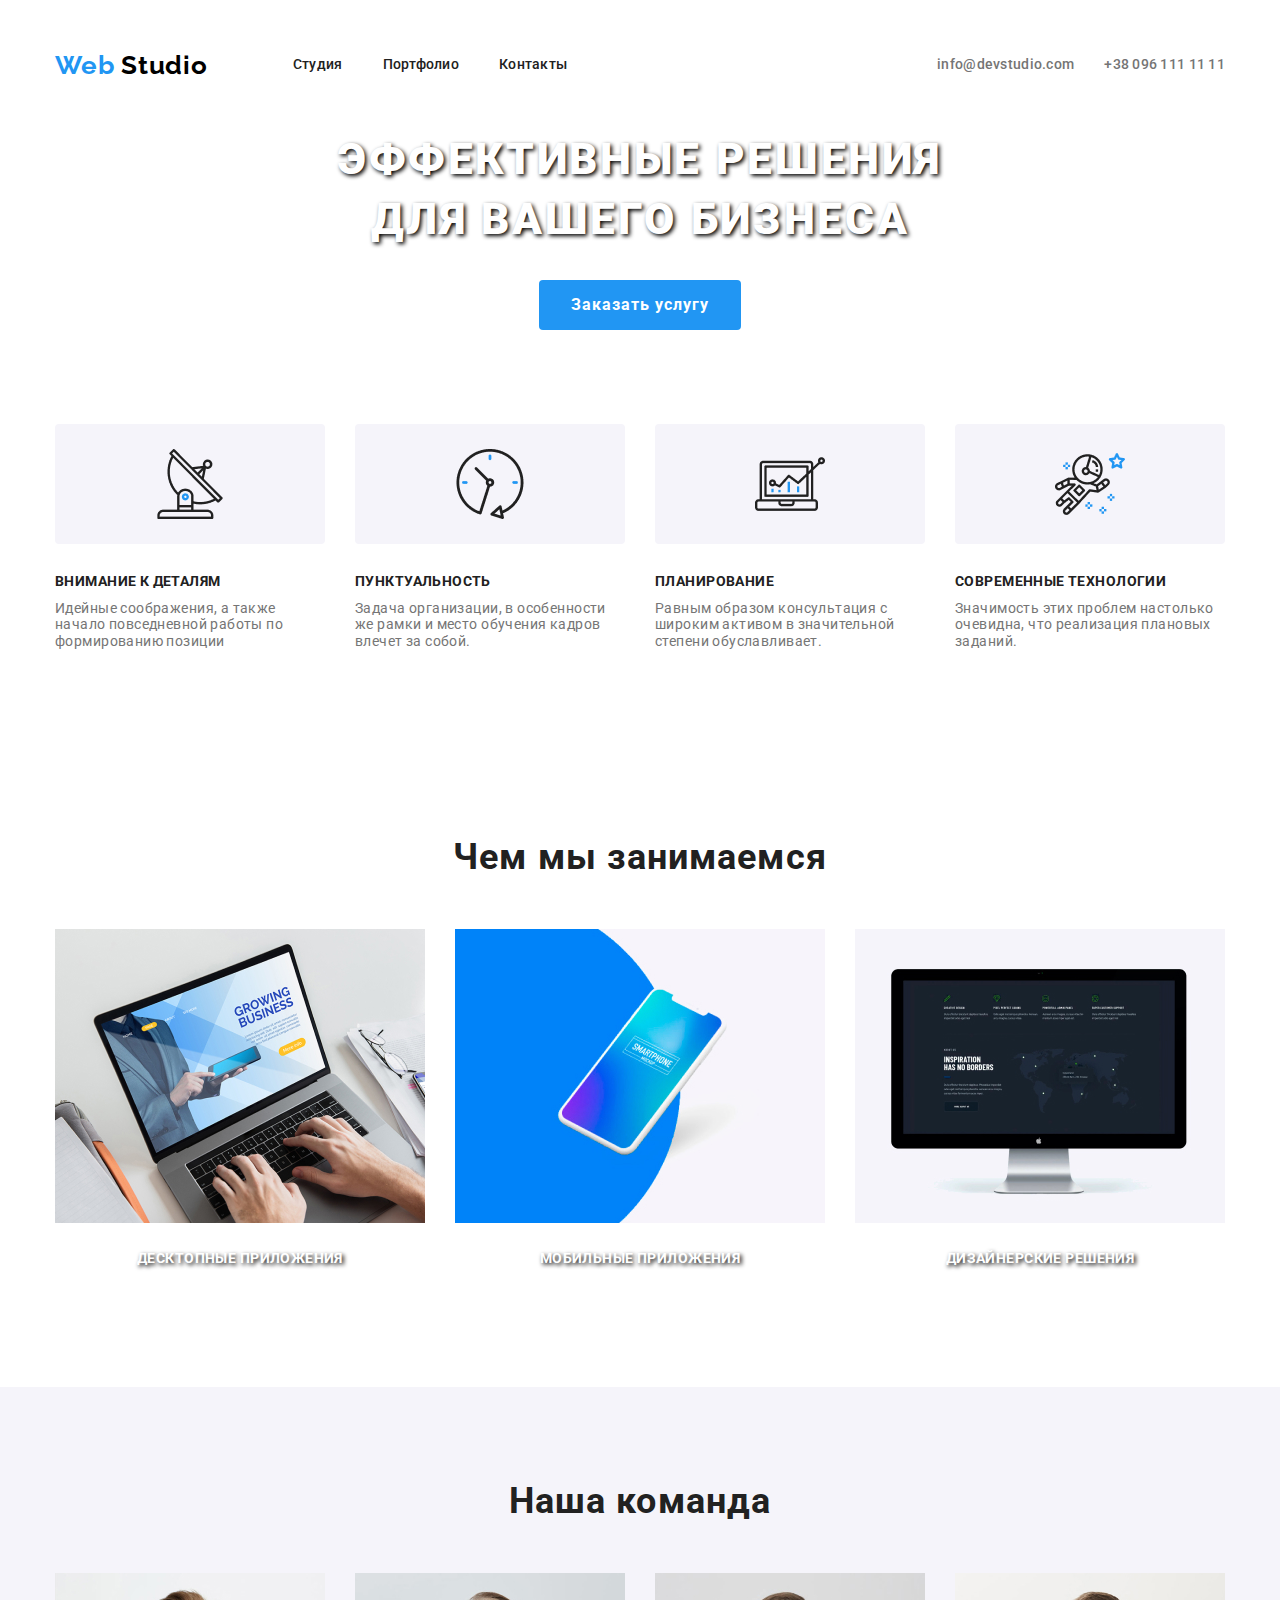
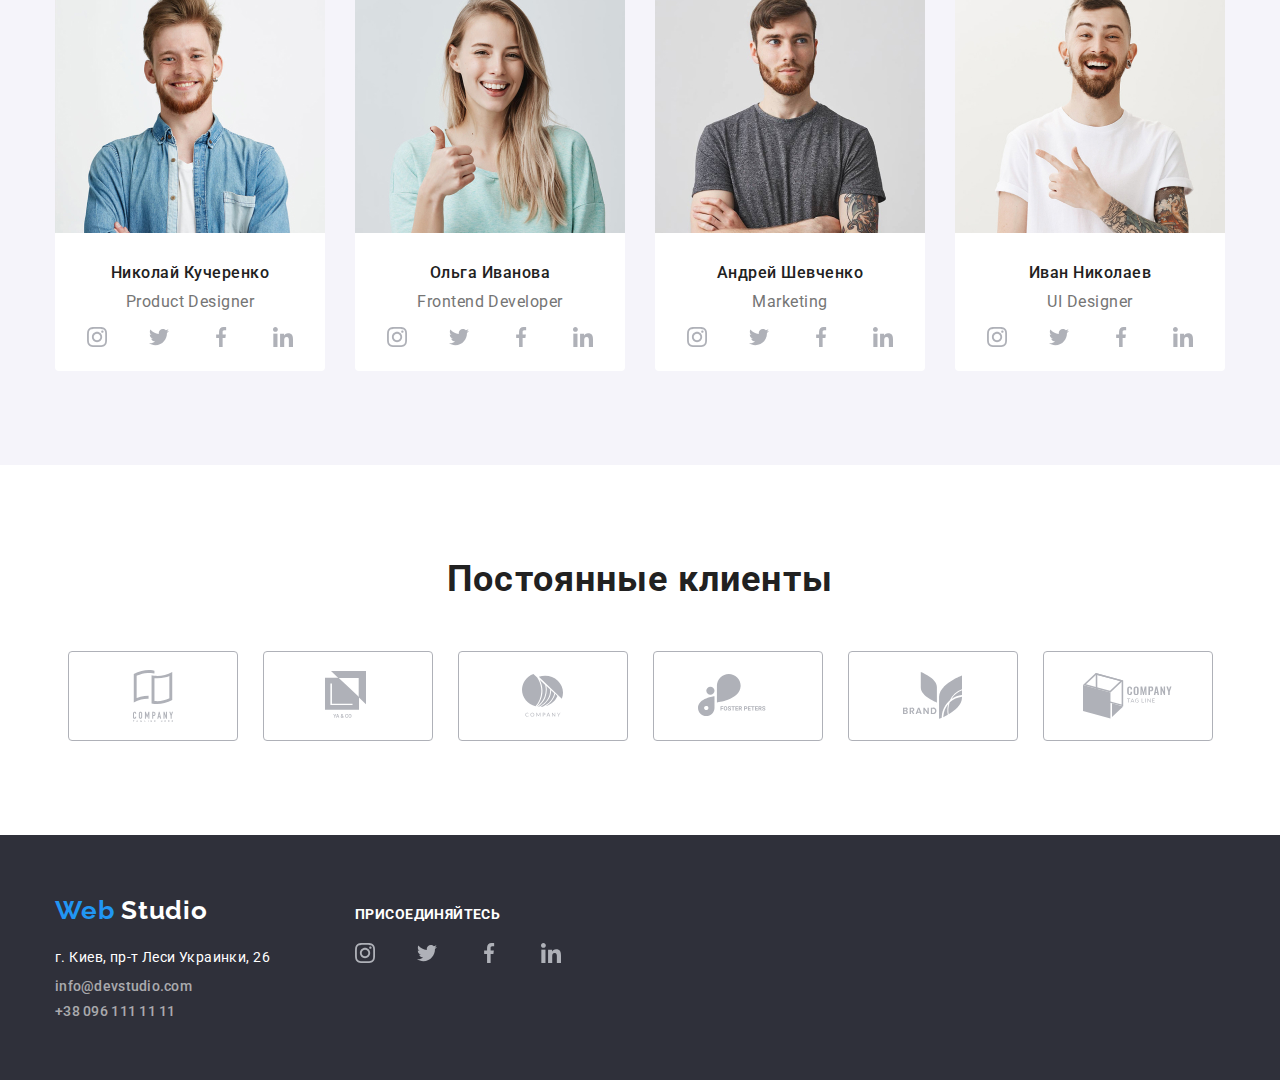
<file: index.html>
<!DOCTYPE html>
<html lang="ru">
  <head>
    <meta charset="UTF-8" />
    <meta name="viewport" content="width=device-width, initial-scale=1.0" />
    <link
      href="https://fonts.googleapis.com/css2?family=Raleway:wght@700&family=Roboto:wght@400;500;700&display=swap"
      rel="stylesheet"
    />
    <link
      rel="stylesheet"
      href="https://cdnjs.cloudflare.com/ajax/libs/modern-normalize/0.7.0/modern-normalize.min.css"
    />
    <link rel="stylesheet" href="./css/styles.css" />
    <title>Document</title>
  </head>

  <body>
    <header class="header">
      <div class="container">
        <nav class="navigation">
          <a class="logo-white" href="./index.html"
            ><span class="logo-blue"> Web </span>Studio</a
          >
          <ul class="nav-list">
            <li class="nav-list-item">
              <a class="nav-list-item-link" href="./index.html"> Студия </a>
            </li>
            <li class="nav-list-item">
              <a class="nav-list-item-link" href="./portfolio.html">
                Портфолио
              </a>
            </li>
            <li class="nav-list-item">
              <a class="nav-list-item-link" href=""> Контакты </a>
            </li>
          </ul>
        </nav>
        <ul class="contacts-list">
          <li class="contacts-list-item">
            <a class="contacts-list-item-link" href="mailto:info@devstudio.com"
              >info@devstudio.com</a
            >
          </li>
          <li class="contacts-list-item">
            <a class="contacts-list-item-link" href="tel:+380961111111"
              >+38 096 111 11 11</a
            >
          </li>
        </ul>
      </div>
    </header>
    <main>
      <!--Постер-->
      <section class="hero">
        <div class="container">
          <h1 class="main-header">
            Эффективные решения <br />
            для вашего бизнеса
          </h1>
          <button class="hero-button">Заказать услугу</button>
        </div>
      </section>
      <!--Возможности-->
      <section class="capabillity section">
        <div class="container">
          <ul class="capabillity-list">
            <li class="capabillity-list-item">
              <div class="capabillity-img-wrapper">
                <img
                  class="capabillity-img"
                  src="./images/antenna1.png"
                  alt="иконка антенны"
                />
              </div>
              <h2 class="capabillity-header">Внимание к деталям</h2>
              <p class="capabillity-text">
                Идейные соображения, а также начало повседневной работы по
                формированию позиции
              </p>
            </li>
            <li class="capabillity-list-item">
              <div class="capabillity-img-wrapper">
                <img
                  class="capabillity-img"
                  src="./images/clock1.png"
                  alt="иконка часов"
                />
              </div>
              <h2 class="capabillity-header">Пунктуальность</h2>
              <p class="capabillity-text">
                Задача организации, в особенности же рамки и место обучения
                кадров влечет за собой.
              </p>
            </li>
            <li class="capabillity-list-item">
              <div class="capabillity-img-wrapper">
                <img
                  class="capabillity-img"
                  src="./images/diagram1.png"
                  alt="иконка диаграммы"
                />
              </div>
              <h2 class="capabillity-header">Планирование</h2>
              <p class="capabillity-text">
                Равным образом консультация с широким активом в значительной
                степени обуславливает.
              </p>
            </li>
            <li class="capabillity-list-item">
              <div class="capabillity-img-wrapper">
                <img
                  class="capabillity-img"
                  src="./images/astronaut1.png"
                  alt="иконка астронавта"
                />
              </div>
              <h2 class="capabillity-header">Современные технологии</h2>
              <p class="capabillity-text">
                Значимость этих проблем настолько очевидна, что реализация
                плановых заданий.
              </p>
            </li>
          </ul>
        </div>
      </section>
      <!--Чем мы занимаемся-->
      <section class="section">
        <div class="container">
          <h2 class="second-header">Чем мы занимаемся</h2>
          <ul class="what-we-do-list">
            <li class="what-we-do-list-item">
              <img
                src="./images/box1.jpg"
                alt="фото лептопа"
                width="370"
                height="294"
              />
              <h3 class="what-we-do-header">Десктопные приложения</h3>
            </li>
            <li class="what-we-do-list-item">
              <img
                src="./images/box2.jpg"
                alt="фото смартфона"
                width="370"
                height="294"
              />
              <h3 class="what-we-do-header">Мобильные приложения</h3>
            </li>
            <li class="what-we-do-list-item">
              <img
                src="./images/box3.jpg"
                alt="фото десктопа"
                width="370"
                height="294"
              />
              <h3 class="what-we-do-header">Дизайнерские решения</h3>
            </li>
          </ul>
        </div>
      </section>
      <!--Наша команда-->
      <section>
        <div class="section-dark section">
          <h2 class="second-header">Наша команда</h2>
          <ul class="our-team-list">
            <li class="our-team-list-item">
              <img
                class="our-team-list-img"
                src="./images/img-1.jpg"
                alt="фото парня"
                width="270"
                height="260"
              />
              <h3 class="our-team-header">Николай Кучеренко</h3>
              <p class="our-team-text">Product Designer</p>
              <ul class="social-media-link-list">
                <li class="social-media-link-list-item">
                  <a href="instagram"
                    ><img src="./images/instagram2.svg" alt="иконка инстаграма"
                  /></a>
                </li>
                <li class="social-media-link-list-item">
                  <a href="twitter"
                    ><img src="./images/twitter1.svg" alt="иконка твиттера"
                  /></a>
                </li>
                <li class="social-media-link-list-item">
                  <a href="facebook"
                    ><img src="./images/facebook1.svg" alt="иконка фейсбука" />
                  </a>
                </li>
                <li class="social-media-link-list-item">
                  <a href="linkedin"
                    ><img src="./images/linkedin1.svg" alt="иконка линкдина"
                  /></a>
                </li>
              </ul>
            </li>
            <li class="our-team-list-item">
              <img
                class="our-team-list-img"
                src="./images/img-2.jpg"
                alt="фото девушки"
                width="270"
                height="260"
              />
              <h3 class="our-team-header">Ольга Иванова</h3>
              <p class="our-team-text">Frontend Developer</p>
              <ul class="social-media-link-list">
                <li class="social-media-link-list-item">
                  <a href="instagram"
                    ><img src="./images/instagram2.svg" alt="иконка инстаграма"
                  /></a>
                </li>
                <li class="social-media-link-list-item">
                  <a href="twitter"
                    ><img src="./images/twitter1.svg" alt="иконка твиттера"
                  /></a>
                </li>
                <li class="social-media-link-list-item">
                  <a href="facebook"
                    ><img src="./images/facebook1.svg" alt="иконка фейсбука" />
                  </a>
                </li>
                <li class="social-media-link-list-item">
                  <a href="linkedin"
                    ><img src="./images/linkedin1.svg" alt="иконка линкдина"
                  /></a>
                </li>
              </ul>
            </li>
            <li class="our-team-list-item">
              <img
                class="our-team-list-img"
                src="./images/img-3.jpg"
                alt="фото парня"
                width="270"
                height="260"
              />
              <h3 class="our-team-header">Андрей Шевченко</h3>
              <p class="our-team-text">Marketing</p>
              <ul class="social-media-link-list">
                <li class="social-media-link-list-item">
                  <a href="instagram"
                    ><img src="./images/instagram2.svg" alt="иконка инстаграма"
                  /></a>
                </li>
                <li class="social-media-link-list-item">
                  <a href="twitter"
                    ><img src="./images/twitter1.svg" alt="иконка твиттера"
                  /></a>
                </li>
                <li class="social-media-link-list-item">
                  <a href="facebook"
                    ><img src="./images/facebook1.svg" alt="иконка фейсбука" />
                  </a>
                </li>
                <li class="social-media-link-list-item">
                  <a href="linkedin"
                    ><img src="./images/linkedin1.svg" alt="иконка линкдина"
                  /></a>
                </li>
              </ul>
            </li>
            <li class="our-team-list-item">
              <img
                class="our-team-list-img"
                src="./images/img-4.jpg"
                alt="фото парня"
                width="270"
                height="260"
              />
              <h3 class="our-team-header">Иван Николаев</h3>
              <p class="our-team-text">UI Designer</p>
              <ul class="social-media-link-list">
                <li class="social-media-link-list-item">
                  <a href="instagram"
                    ><img src="./images/instagram2.svg" alt="иконка инстаграма"
                  /></a>
                </li>
                <li class="social-media-link-list-item">
                  <a href="twitter"
                    ><img src="./images/twitter1.svg" alt="иконка твиттера"
                  /></a>
                </li>
                <li class="social-media-link-list-item">
                  <a href="facebook"
                    ><img src="./images/facebook1.svg" alt="иконка фейсбука" />
                  </a>
                </li>
                <li class="social-media-link-list-item">
                  <a href="linkedin"
                    ><img src="./images/linkedin1.svg" alt="иконка линкдина"
                  /></a>
                </li>
              </ul>
            </li>
          </ul>
        </div>
      </section>
      <!--Клиенты-->
      <section class="section">
        <div class="container">
          <h2 class="second-header">Постоянные клиенты</h2>
          <ul class="clients-list">
            <li>
              <a class="clients-list-item" href=""
                ><img src="./images/logo2.svg" alt="лого компании"
              /></a>
            </li>
            <li>
              <a class="clients-list-item" href=""
                ><img src="./images/logo1.svg" alt="лого компании"
              /></a>
            </li>
            <li>
              <a class="clients-list-item" href=""
                ><img src="./images/logo3.svg" alt="лого компании"
              /></a>
            </li>
            <li>
              <a class="clients-list-item" href=""
                ><img src="./images/logo4.svg" alt="лого компании"
              /></a>
            </li>
            <li>
              <a class="clients-list-item" href=""
                ><img src="./images/logo5.svg" alt="лого компании"
              /></a>
            </li>
            <li>
              <a class="clients-list-item" href=""
                ><img src="./images/logo6.svg" alt="лого компании"
              /></a>
            </li>
          </ul>
        </div>
      </section>
    </main>
    <!--Футер-->
    <footer class="footer">
      <div class="container">
        <div class="adress-container">
          <a class="logo-black" href="./index.html"
            ><span class="logo-blue">Web </span>Studio</a
          >
          <address>
            <span class="adress-text">г. Киев, пр-т Леси Украинки, 26</span>
            <ul class="adress-list">
              <li class="footer-contacts-list-item">
                <a
                  class="contacts-list-footer-item-link"
                  href="mailto:info@devstudio.com"
                  >info@devstudio.com</a
                >
              </li>
              <li class="footer-contacts-list-item">
                <a
                  class="contacts-list-footer-item-link"
                  href="tel:+380961111111"
                  >+38 096 111 11 11</a
                >
              </li>
            </ul>
          </address>
        </div>
        <div class="footer-social-link-container">
          <p class="social-links-footer">Присоединяйтесь</p>
          <ul class="social-links-footer-list social-media-link-list">
            <li>
              <a
                class="social-links-footer-item social-media-link-list-item"
                href="instagram"
                ><img src="./images/instagram2.svg" alt="иконка инстаграма"
              /></a>
            </li>
            <li>
              <a
                class="social-links-footer-item social-media-link-list-item"
                href="twitter"
                ><img src="./images/twitter1.svg" alt="иконка твиттера"
              /></a>
            </li>
            <li>
              <a
                class="social-links-footer-item social-media-link-list-item"
                href="facebook"
                ><img src="./images/facebook1.svg" alt="иконка фейсбука" />
              </a>
            </li>
            <li>
              <a
                class="social-links-footer-item social-media-link-list-item"
                href="linkedin"
                ><img src="./images/linkedin1.svg" alt="иконка линкдина"
              /></a>
            </li>
          </ul>
          </div>
        </div>
      </div>
    </footer>
  </body>
</html>
</file>
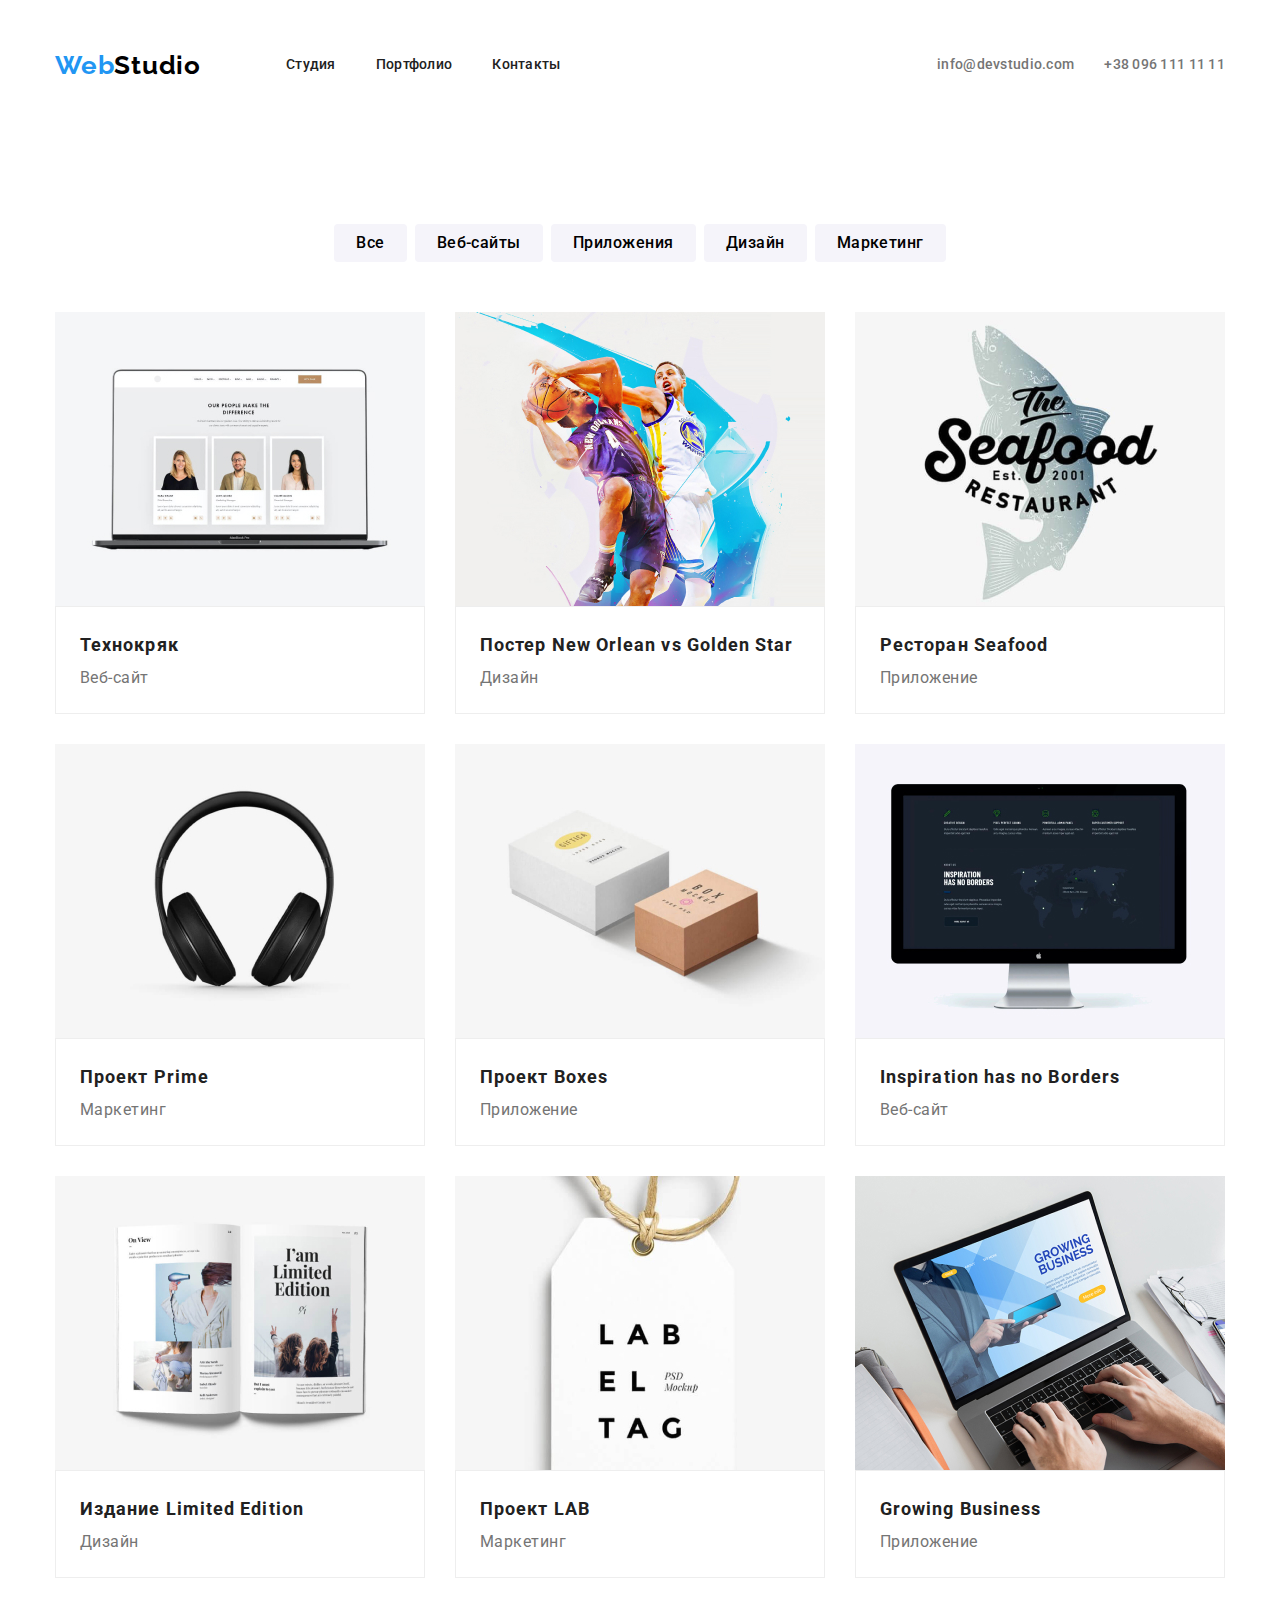
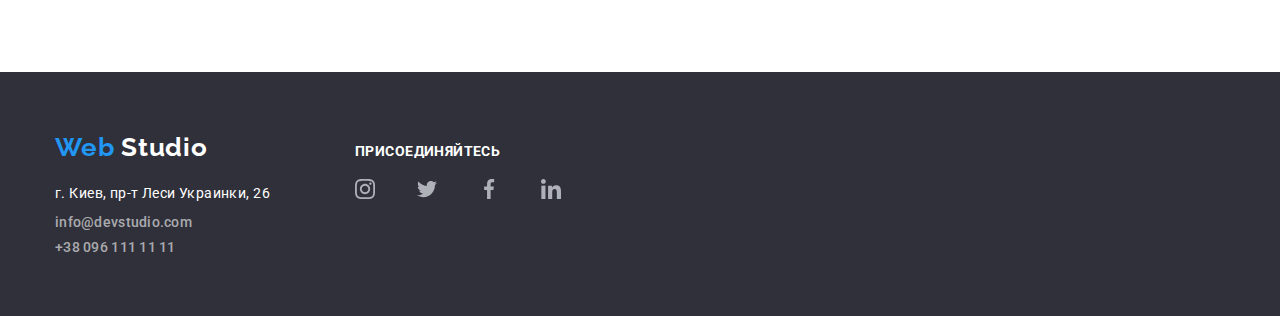
<file: portfolio.html>
<!DOCTYPE html>
<html lang="ru">
  <head>
    <meta charset="UTF-8" />
    <meta name="viewport" content="width=device-width, initial-scale=1.0" />
    <link
      href="https://fonts.googleapis.com/css2?family=Raleway:wght@700&family=Roboto:wght@400;500;700&display=swap"
      rel="stylesheet"
    />
    <link
      rel="stylesheet"
      href="https://cdnjs.cloudflare.com/ajax/libs/modern-normalize/0.7.0/modern-normalize.min.css"
    />
    <link rel="stylesheet" href="./css/styles.css" />
    <title>Document</title>
  </head>

  <body>
    <header class="header">
      <div class="container">
        <nav class="navigation">
          <a class="logo-white" href="./index.html"
            ><span class="logo-blue">Web</span>Studio</a
          >
          <ul class="nav-list">
            <li class="nav-list-item">
              <a class="nav-list-item-link" href="./index.html"> Студия </a>
            </li>
            <li class="nav-list-item">
              <a class="nav-list-item-link" href="./portfolio.html">
                Портфолио
              </a>
            </li>
            <li class="nav-list-item">
              <a class="nav-list-item-link" href=""> Контакты </a>
            </li>
          </ul>
        </nav>
        <ul class="contacts-list">
          <li class="contacts-list-item">
            <a class="contacts-list-item-link" href="mailto:info@devstudio.com"
              >info@devstudio.com</a
            >
          </li>
          <li class="contacts-list-item">
            <a class="contacts-list-item-link" href="tel:+380961111111"
              >+38 096 111 11 11</a
            >
          </li>
        </ul>
      </div>
    </header>
    <main>
      <!-- МЕНЮ КНОПОК -->
      <section class="section">
        <div class="container">
          <h1 hidden>Портфолио</h1>
          <ul class="portfolio-button-list">
            <li class="portfolio-button-list-item">
              <button class="portfolio-button" type="button">Все</button>
            </li>
            <li class="portfolio-button-list-item">
              <button class="portfolio-button" type="button">Веб-сайты</button>
            </li>
            <li class="portfolio-button-list-item">
              <button class="portfolio-button" type="button">Приложения</button>
            </li>
            <li class="portfolio-button-list-item">
              <button class="portfolio-button" type="button">Дизайн</button>
            </li>
            <li class="portfolio-button-list-item">
              <button class="portfolio-button" type="button">Маркетинг</button>
            </li>
          </ul>
        </div>

        <!-- ГАЛЕРЕЯ -->

        <div class="container">
          <ul class="portfolio-list">
            <li class="portfolio-list-item">
              <a href=""
                ><img
                  class="portfolio-list-item-img"
                  src="./images/portfolio/img1.jpg"
                  alt="сайт Тезнокряк"
                />
                <div class="card-content">
                  <h2 class="portfolio-item-header">Технокряк</h2>
                  <p class="portfolio-item-type">Веб-сайт</p>
                  <p class="portfolio-item-description" hidden>
                    Технокряк это современная площадка распространения
                    коронавируса. Компании используют эту платформу для
                    цифрового шпионажа и атак на защищённые сервера конкурентов.
                  </p>
                </div>
              </a>
            </li>
            <li class="portfolio-list-item">
              <a href=""
                ><img
                  class="portfolio-list-item-img"
                  src="./images/portfolio/img2.jpg"
                  alt="баскетболисты"
                />
                <div class="card-content">
                  <h2 class="portfolio-item-header">
                    Постер New Orlean vs Golden Star
                  </h2>
                  <p class="portfolio-item-type">Дизайн</p>
                  <p class="portfolio-item-description" hidden>
                    Технокряк это современная площадка распространения
                    коронавируса. Компании используют эту платформу для
                    цифрового шпионажа и атак на защищённые сервера конкурентов.
                  </p>
                </div>
              </a>
            </li>
            <li class="portfolio-list-item">
              <a href=""
                ><img
                  class="portfolio-list-item-img"
                  src="./images/portfolio/img3.jpg"
                  alt="логотип ресторана"
                />
                <div class="card-content">
                  <h2 class="portfolio-item-header">Ресторан Seafood</h2>
                  <p class="portfolio-item-type">Приложение</p>
                  <p class="portfolio-item-description" hidden>
                    Технокряк это современная площадка распространения
                    коронавируса. Компании используют эту платформу для
                    цифрового шпионажа и атак на защищённые сервера конкурентов.
                  </p>
                </div>
              </a>
            </li>
            <li class="portfolio-list-item">
              <a href=""
                ><img
                  class="portfolio-list-item-img"
                  src="./images/portfolio/img4.jpg"
                  alt="наушники"
                />
                <div class="card-content">
                  <h2 class="portfolio-item-header">Проект Prime</h2>
                  <p class="portfolio-item-type">Маркетинг</p>
                  <p class="portfolio-item-description" hidden>
                    Технокряк это современная площадка распространения
                    коронавируса. Компании используют эту платформу для
                    цифрового шпионажа и атак на защищённые сервера конкурентов.
                  </p>
                </div>
              </a>
            </li>
            <li class="portfolio-list-item">
              <a href=""
                ><img
                  class="portfolio-list-item-img"
                  src="./images/portfolio/img5.jpg"
                  alt="две коробки"
                />
                <div class="card-content">
                  <h2 class="portfolio-item-header">Проект Boxes</h2>
                  <p class="portfolio-item-type">Приложение</p>
                  <p class="portfolio-item-description" hidden>
                    Технокряк это современная площадка распространения
                    коронавируса. Компании используют эту платформу для
                    цифрового шпионажа и атак на защищённые сервера конкурентов.
                  </p>
                </div>
              </a>
            </li>
            <li class="portfolio-list-item">
              <a href=""
                ><img
                  class="portfolio-list-item-img"
                  src="./images/portfolio/img6.jpg"
                  alt="фото десктопа"
                />
                <div class="card-content">
                  <h2 class="portfolio-item-header">
                    Inspiration has no Borders
                  </h2>
                  <p class="portfolio-item-type">Веб-сайт</p>
                  <p class="portfolio-item-description" hidden>
                    Технокряк это современная площадка распространения
                    коронавируса. Компании используют эту платформу для
                    цифрового шпионажа и атак на защищённые сервера конкурентов.
                  </p>
                </div>
              </a>
            </li>
            <li class="portfolio-list-item">
              <a href=""
                ><img
                  class="portfolio-list-item-img"
                  src="./images/portfolio/img7.jpg"
                  alt="фото журнала"
                />
                <div class="card-content">
                  <h2 class="portfolio-item-header">Издание Limited Edition</h2>
                  <p class="portfolio-item-type">Дизайн</p>
                  <p class="portfolio-item-description" hidden>
                    Технокряк это современная площадка распространения
                    коронавируса. Компании используют эту платформу для
                    цифрового шпионажа и атак на защищённые сервера конкурентов.
                  </p>
                </div>
              </a>
            </li>
            <li class="portfolio-list-item">
              <a href=""
                ><img
                  class="portfolio-list-item-img"
                  src="./images/portfolio/img8.jpg"
                  alt="лого проекта"
                />
                <div class="card-content">
                  <h2 class="portfolio-item-header">Проект LAB</h2>
                  <p class="portfolio-item-type">Маркетинг</p>
                  <p class="portfolio-item-description" hidden>
                    Технокряк это современная площадка распространения
                    коронавируса. Компании используют эту платформу для
                    цифрового шпионажа и атак на защищённые сервера конкурентов.
                  </p>
                </div>
              </a>
            </li>
            <li class="portfolio-list-item">
              <a href=""
                ><img
                  class="portfolio-list-item-img"
                  src="./images/portfolio/img9.jpg"
                  alt="руки на ноутбуке"
                />
                <div class="card-content">
                  <h2 class="portfolio-item-header">Growing Business</h2>
                  <p class="portfolio-item-type">Приложение</p>
                  <p class="portfolio-item-description" hidden>
                    Технокряк это современная площадка распространения
                    коронавируса. Компании используют эту платформу для
                    цифрового шпионажа и атак на защищённые сервера конкурентов.
                  </p>
                </div>
              </a>
            </li>
          </ul>
        </div>
      </section>
    </main>
    <!--Футер-->
    <footer class="footer">
      <div class="container">
        <div class="adress-container">
          <a class="logo-black" href="./index.html"><span class="logo-blue">Web </span>Studio</a>
          <address>
            <span class="adress-text">г. Киев, пр-т Леси Украинки, 26</span>
            <ul class="adress-list">
              <li class="footer-contacts-list-item">
                <a class="contacts-list-footer-item-link" href="mailto:info@devstudio.com">info@devstudio.com</a>
              </li>
              <li class="footer-contacts-list-item">
                <a class="contacts-list-footer-item-link" href="tel:+380961111111">+38 096 111 11 11</a>
              </li>
            </ul>
          </address>
        </div>
        <div class="footer-social-link-container">
          <p class="social-links-footer">Присоединяйтесь</p>
          <ul class="social-links-footer-list social-media-link-list">
            <li>
              <a class="social-links-footer-item social-media-link-list-item" href="instagram"><img
                  src="./images/instagram2.svg" alt="иконка инстаграма" /></a>
            </li>
            <li>
              <a class="social-links-footer-item social-media-link-list-item" href="twitter"><img
                  src="./images/twitter1.svg" alt="иконка твиттера" /></a>
            </li>
            <li>
              <a class="social-links-footer-item social-media-link-list-item" href="facebook"><img
                  src="./images/facebook1.svg" alt="иконка фейсбука" />
              </a>
            </li>
            <li>
              <a class="social-links-footer-item social-media-link-list-item" href="linkedin"><img
                  src="./images/linkedin1.svg" alt="иконка линкдина" /></a>
            </li>
          </ul>
        </div>
      </div>
      </div>
    </footer>
  </body>
</html>
</file>
<file: css/styles.css>
:root {
  --hover-text-color: #2196f3;
  --primary-text-color: #212121;
  --second-text-color: #757575;
}
html {
  box-sizing: border-box;
}

*,
*::before,
*::after {
  box-sizing: inherit;
  margin: 0;
  padding: 0;
}
a {
  text-decoration: none;
  display: block;
}
a :visited {
  text-decoration: none;
}
ul {
  list-style-type: none;
  margin: 0;
}
body {
  font-family: Roboto, sans-serif;
}
/* ХЕДЕР */
.header {
  padding-top: 25px;
  padding-bottom: 25px;
}
img {
  display: block;
  max-width: 100%;
  height: auto;
}
.section {
  padding-top: 94px;
  padding-bottom: 94px;
}
.container {
  width: 1200px;
  padding-left: 15px;
  padding-right: 15px;
  margin-left: auto;
  margin-right: auto;
  align-items: center;
}

.header .container {
  display: flex;
}
.navigation {
  display: flex;
  align-items: center;
}

.logo-white {
  font-family: Raleway;
  font-style: normal;
  font-weight: bold;
  font-size: 26px;
  line-height: 1.19;
  letter-spacing: 0.03em;
  color: #000000;
  margin-right: 85px;
  /*добавил тень для читабельности*/
}
.logo-blue {
  color: var(--hover-text-color);
}
.nav-list {
  display: flex;
  padding-left: 0;
  margin-top: 0;
  margin-bottom: 0;
}
.nav-list-item:not(:last-child) {
  margin-right: 40px;
}
.nav-list-item-link {
  font-style: normal;
  font-weight: 500;
  font-size: 14px;
  line-height: 1.14;
  letter-spacing: 0.02em;
  color: var(--primary-text-color);
  padding-top: 32px;
  padding-bottom: 32px;
}
.nav-list-item-link:hover {
  color: var(--hover-text-color);
}
.nav-list-item-link:focus {
  color: var(--hover-text-color);
}
.contacts-list {
  display: flex;
  margin-left: auto;
}
.contacts-list-item:not(:last-child) {
  margin-right: 30px;
}
.nav-list-item:hover {
  color: var(--hover-text-color);
}

.nav-list-item:focus {
  color: var(--hover-text-color);
}

.contacts-list-item-link {
  font-family: Roboto;
  font-weight: 500;
  font-style: normal;
  line-height: 1.14;
  font-size: 14px;
  color: #757575;
  letter-spacing: 0.02em;
  padding-top: 32px;
  padding-bottom: 32px;
}
.contacts-list-item-link:hover {
  color: var(--hover-text-color);
}
.contacts-list-item-link:focus {
  color: var(--hover-text-color);
}
/* ГЕРОЙ */
.main-header {
  font-style: normal;
  font-weight: 900;
  font-size: 44px;
  line-height: 1.36;
  text-align: center;
  letter-spacing: 0.06em;
  text-transform: uppercase;
  color: #ffffff;
  text-shadow: 2px 2px 4px #000000;
  /*добавил тень для читабельности*/
  margin-bottom: 30px;
}

.hero-button {
  font-family: inherit;
  font-style: normal;
  font-weight: bold;
  font-size: 16px;
  line-height: 1.9;
  letter-spacing: 0.06em;
  background-color: var(--hover-text-color);
  color: #ffffff;

  border: none;
  border-radius: 4px;
  display: block;
  align-items: center;
  text-align: center;
  margin-left: auto;
  margin-right: auto;
  padding-top: 10px;
  padding-right: 32px;
  padding-bottom: 10px;
  padding-left: 32px;
}
.hero-button:hover {
  background-color: #f5f4fa;
  color: var(--hover-text-color);
}
.hero-button:focus {
  background-color: #f5f4fa;
  color: var(--hover-text-color);
}
/* Возможности */

.capabillity-header {
  font-style: normal;
  font-weight: bold;
  font-size: 14px;
  line-height: 1.14;
  letter-spacing: 0.03em;
  text-transform: uppercase;
  color: var(--primary-text-color);
  margin-top: 0px;
  margin-bottom: 10px;
}
.capabillity-text {
  font-style: normal;
  font-weight: normal;
  font-size: 14px;
  line-height: 1.17;
  letter-spacing: 0.03em;
  color: var(--second-text-color);
}
.capabillity-list {
  display: flex;
  padding-left: 0;
  margin-top: 0;
  margin-bottom: 0;
}
.capabillity-list-item:not(:last-child) {
  margin-right: 30px;
  max-width: 270px;
}
.capabillity-img-wrapper {
  width: 270px;
  height: 120px;
  background-color: #f5f4fa;
  text-align: center;
  border-radius: 4px;
  margin-bottom: 30px;
}
.capabillity-img {
  padding-top: 25px;
  padding-right: 100px;
  padding-bottom: 25px;
  padding-left: 100px;
}

/* Чем мы занимаемся */
.second-header {
  font-style: normal;
  font-weight: bold;
  font-size: 36px;
  line-height: 1.16;
  text-align: center;
  letter-spacing: 0.03em;
  color: var(--primary-text-color);
  margin-top: 0px;
  margin-bottom: 50px;
}
.what-we-do-header {
  font-style: normal;
  font-weight: bold;
  font-size: 14px;
  line-height: 1.17;
  letter-spacing: 0.03em;
  text-transform: uppercase;
  color: #ffffff;
  text-shadow: 2px 2px 4px #000000;
  text-align: center;
  margin-top: 27px;
  margin-bottom: 27px;
  /*добавил тень для читабельности*/
}
.what-we-do-list {
  display: flex;
}
.what-we-do-list-item {
  width: 370px;
}
.what-we-do-list-item:not(:last-child) {
  margin-right: 30px;
}

/* НАША КОМАНДА */
.section-dark {
  background-color: #f5f4fa;
}
.our-team-list {
  display: flex;
  justify-content: center;
}
.our-team-list-item {
  background-color: white;
  border-radius: 0px 0px 4px 4px;
  width: 270px;
}
.our-team-list-item:not(:last-child) {
  margin-right: 30px;
}
.our-team-list-img {
  margin-bottom: 30px;
}
.our-team-header {
  font-style: normal;
  font-weight: 500;
  font-size: 16px;
  line-height: 1.19;
  letter-spacing: 0.03em;
  color: var(--primary-text-color);
  margin-top: 0px;
}
.our-team-header {
  margin-bottom: 10px;
  margin-left: auto;
  margin-right: auto;
  text-align: center;
}
.our-team-text {
  font-style: normal;
  font-weight: normal;
  text-align: center;
  font-size: 16px;
  line-height: 1.19;
  letter-spacing: 0.03em;
  color: var(--second-text-color);
  margin-top: 0;
  margin-bottom: 16px;
}

.social-media-link-list {
  display: flex;
  justify-content: space-between;
  max-width: 206px;
  margin-right: auto;
  margin-left: auto;
  margin-top: 16px;
  margin-bottom: 24px;
}

.social-media-link-list-item:not(:last-child) {
  margin-right: 10px;
}
.social-media-link-list-item:hover {
  color: var(--hover-text-color);
}
.social-media-link-list-item:focus {
  color: var(--hover-text-color);
}
/* КЛИЕНТЫ */

.clients-list {
  display: flex;
  justify-content: space-around;
}
.clients-list-item {
  display: flex;
  width: 170px;
  height: 90px;
  justify-content: center;
  align-items: center;
  border: 1px solid #afb1b8;
  border-radius: 4px;
}
.clients-list li:focus {
  background-color: var(--hover-text-color);
}
.clients-list li:hover {
  background-color: var(--hover-text-color);
}
/* ФУТЕР */
.footer {
  background-color: #2f303a;
}
.footer .container {
  display: flex;
  padding-top: 60px;
  padding-bottom: 60px;
  align-items: baseline;
}
.logo-black {
  font-family: Raleway;
  font-style: normal;
  font-weight: bold;
  font-size: 26px;
  line-height: 1.19;
  letter-spacing: 0.03em;
  color: #ffffff;
  margin-bottom: 20px;
}
.adress-text {
  display: block;
  font-family: Roboto;
  font-style: normal;
  font-weight: normal;
  font-size: 14px;
  line-height: 1.71;
  letter-spacing: 0.03em;
  color: #ffffff;
  margin-bottom: 9px;
}
.adress-container {
  margin-right: 69px;
  width: 231px;
}
.footer-social-link-container {
  width: 206px;
  text-align: start;
}
.footer-contacts-list-item:not(:last-child) {
  margin-bottom: 9px;
}
.contacts-list-footer-item-link {
  font-family: Roboto;
  font-weight: 500;
  font-style: normal;
  line-height: 1.14;
  font-size: 14px;
  color: rgba(255, 255, 255, 0.6);
  letter-spacing: 0.02em;
}

.social-links-footer {
  font-style: normal;
  font-weight: bold;
  font-size: 14px;
  line-height: 1.14;
  letter-spacing: 0.03em;
  text-transform: uppercase;
  color: #ffffff;
  margin-bottom: 20px;
}
.social-links-footer-item:hover {
  color: var(--hover-text-color);
}
.social-links-footer-item:focus {
  color: var(--hover-text-color);
}

/* ПОРТФОЛИО */

.portfolio-button-list {
  display: flex;
  align-items: center;
  justify-content: center;
  margin-bottom: 50px;
}

.portfolio-button {
  padding-top: 6px;
  padding-right: 22px;
  padding-bottom: 6px;
  padding-left: 22px;
  background-color: #f5f4fa;
  border: none;
  border-radius: 4px;

  font-style: normal;
  font-weight: 500;
  font-size: 16px;
  line-height: 1.62;
  text-align: center;
  letter-spacing: 0.03em;
}
.portfolio-button-list-item:not(:last-child) {
  margin-right: 8px;
}
.portfolio-button:hover {
  background-color: var(--hover-text-color);
  color: #ffffff;
}
.portfolio-button:focus {
  background-color: var(--hover-text-color);
  color: #ffffff;
}

/* ГАЛЕРЕЯ */
.portfolio-list {
  display: flex;
  flex-wrap: wrap;
}
.portfolio-list-item {
  width: calc((100% - 60px) / 3);
  margin-right: 30px;
  margin-bottom: 30px;
}
.portfolio-list-item:nth-child(3n) {
  margin-right: 0;
}
.portfolio-list-item:nth-last-child(-n + 3) {
  margin-bottom: 0;
}

.card-content {
  padding-top: 20px;
  padding-left: 24px;
  padding-bottom: 20px;
  padding-right: 24px;
  border: 1px solid #eeeeee;
}
.portfolio-item-header {
  font-style: normal;
  font-weight: bold;
  font-size: 18px;
  line-height: 2;
  letter-spacing: 0.06em;
  color: var(--primary-text-color);
}
.portfolio-item-type {
  font-style: normal;
  font-weight: normal;
  font-size: 16px;
  line-height: 1.87;
  letter-spacing: 0.03em;
  color: var(--second-text-color);
}
.portfolio-item-description {
  font-style: normal;
  font-weight: normal;
  font-size: 18px;
  line-height: 1.56;
  letter-spacing: 0.03em;
  color: #ffffff;
}
</file>
